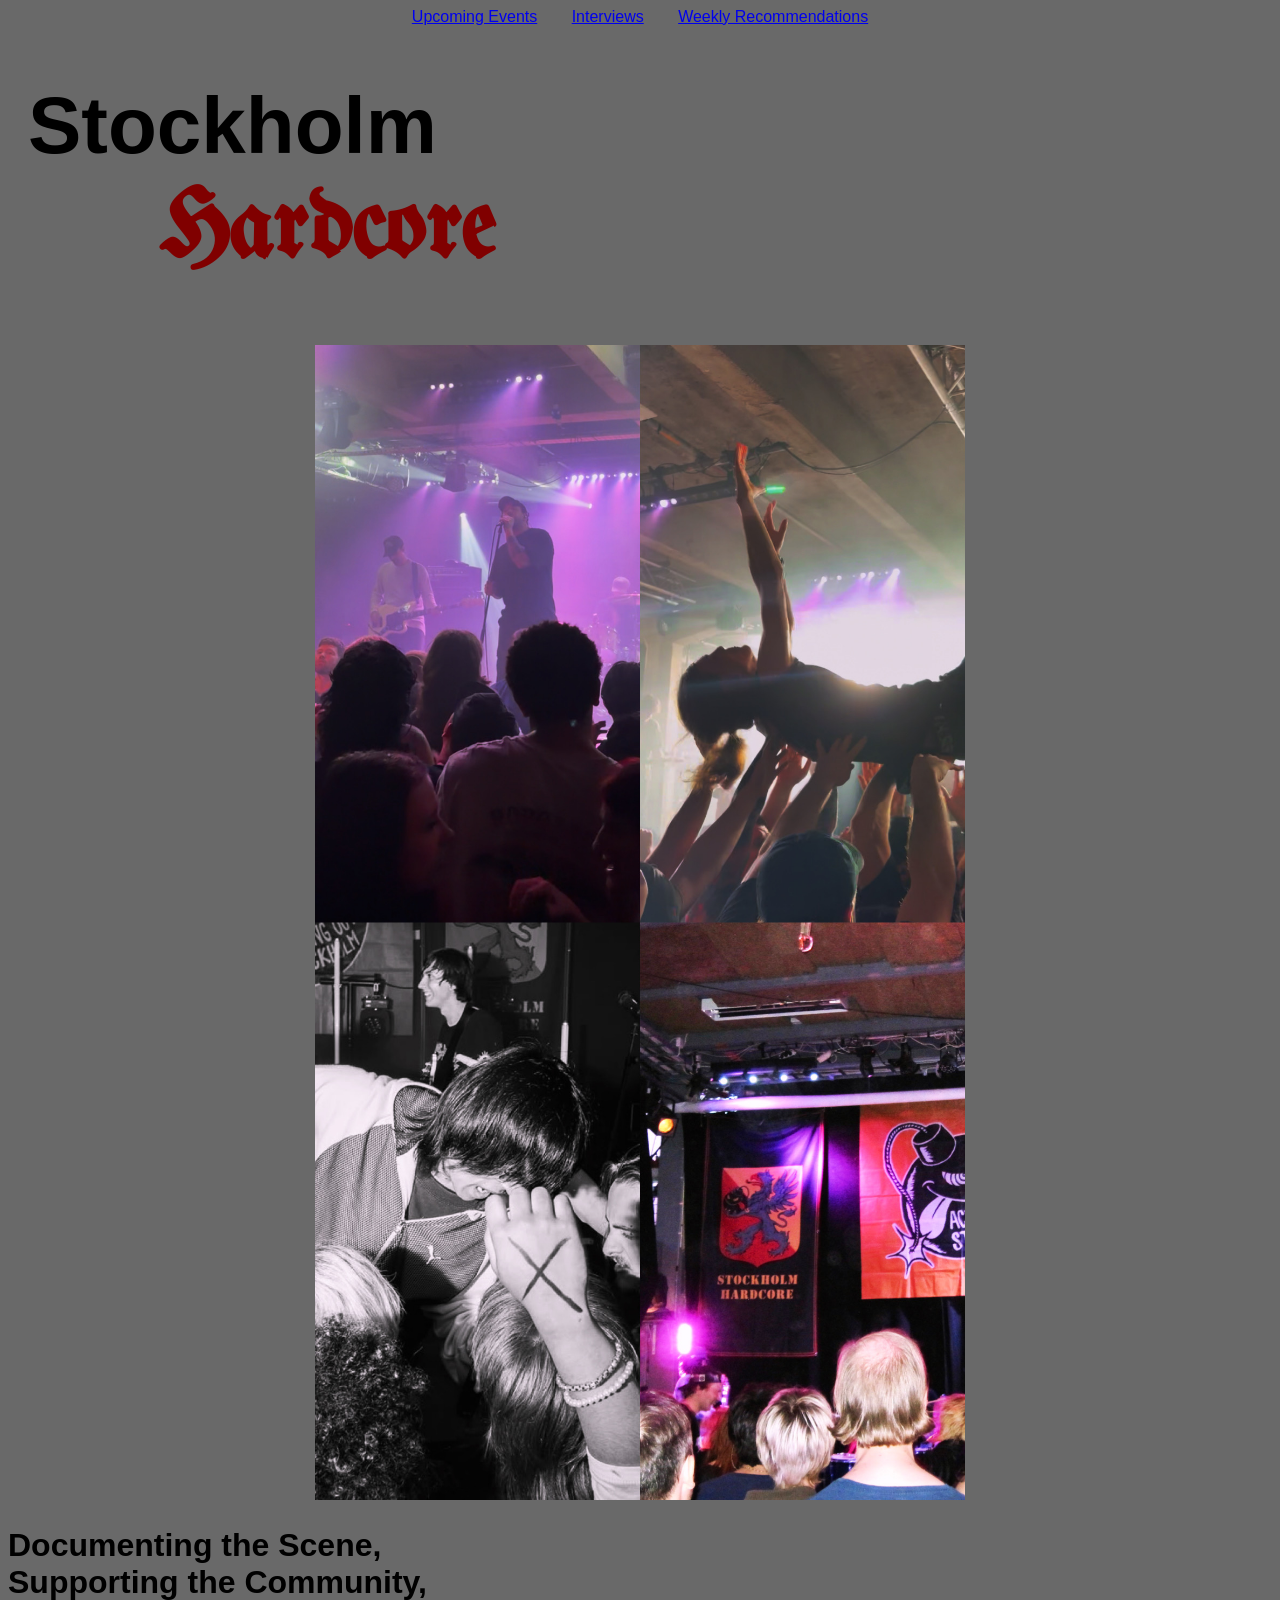
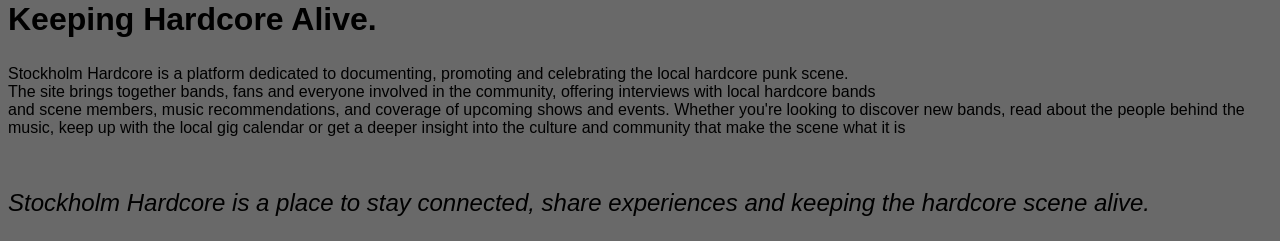
<file: index.html>
<!DOCTYPE html>
<html lang="en">
<head>
    <meta charset="UTF-8">
    <meta name="viewport" content="width=device-width, initial-scale=1.0">
    <title>Mosh hard!</title>
    
    <!--links to fonts, stylehseet, homepageimage-->
<link rel="preconnect" href="https://fonts.googleapis.com">
<link rel="preconnect" href="https://fonts.gstatic.com" crossorigin>
<link href="https://fonts.googleapis.com/css2?family=UnifrakturMaguntia&display=swap" rel="stylesheet">
<link rel="icon" href="pics/hardcore_stockholm_favicon.png"> 

    <link rel="stylesheet" href="CSS/style.css">

</head>
<!--navigation-->
<body>
    <nav>
        <a href="Upcoming Events.html">Upcoming Events</a>
        <a href="Interviews.html">Interviews</a>
        <a href="Weekly Recommendations.html">Weekly Recommendations</a>
    </nav>


<h1 id="Stockholm">Stockholm</h1> <h1 id="Hardcore">Hardcore</h1>

<img class="Homepage" src="pics/homepage.JPG" width=" 650">

 <h2>
    Documenting the Scene, <br>
    Supporting the Community, <br>
    Keeping Hardcore Alive. 
</h2>
</body>

<!--id tag to css-->
<p id="intro">Stockholm Hardcore is a platform dedicated to documenting, promoting and celebrating the local hardcore punk scene.<br>
The site brings together bands, fans and everyone involved in the community, offering interviews with local hardcore bands <br>
and scene members, music recommendations, and coverage of upcoming shows and events.
Whether you're looking to discover new bands,
read about the people behind the music, 
keep up with the local gig calendar or get a deeper insight
into the culture and community that make the scene what it is</p> 
</p> 

<h3><br><em>Stockholm Hardcore is a place to stay connected,
share experiences and keeping the hardcore scene alive.</em> </br></h3>

</html>
</file>
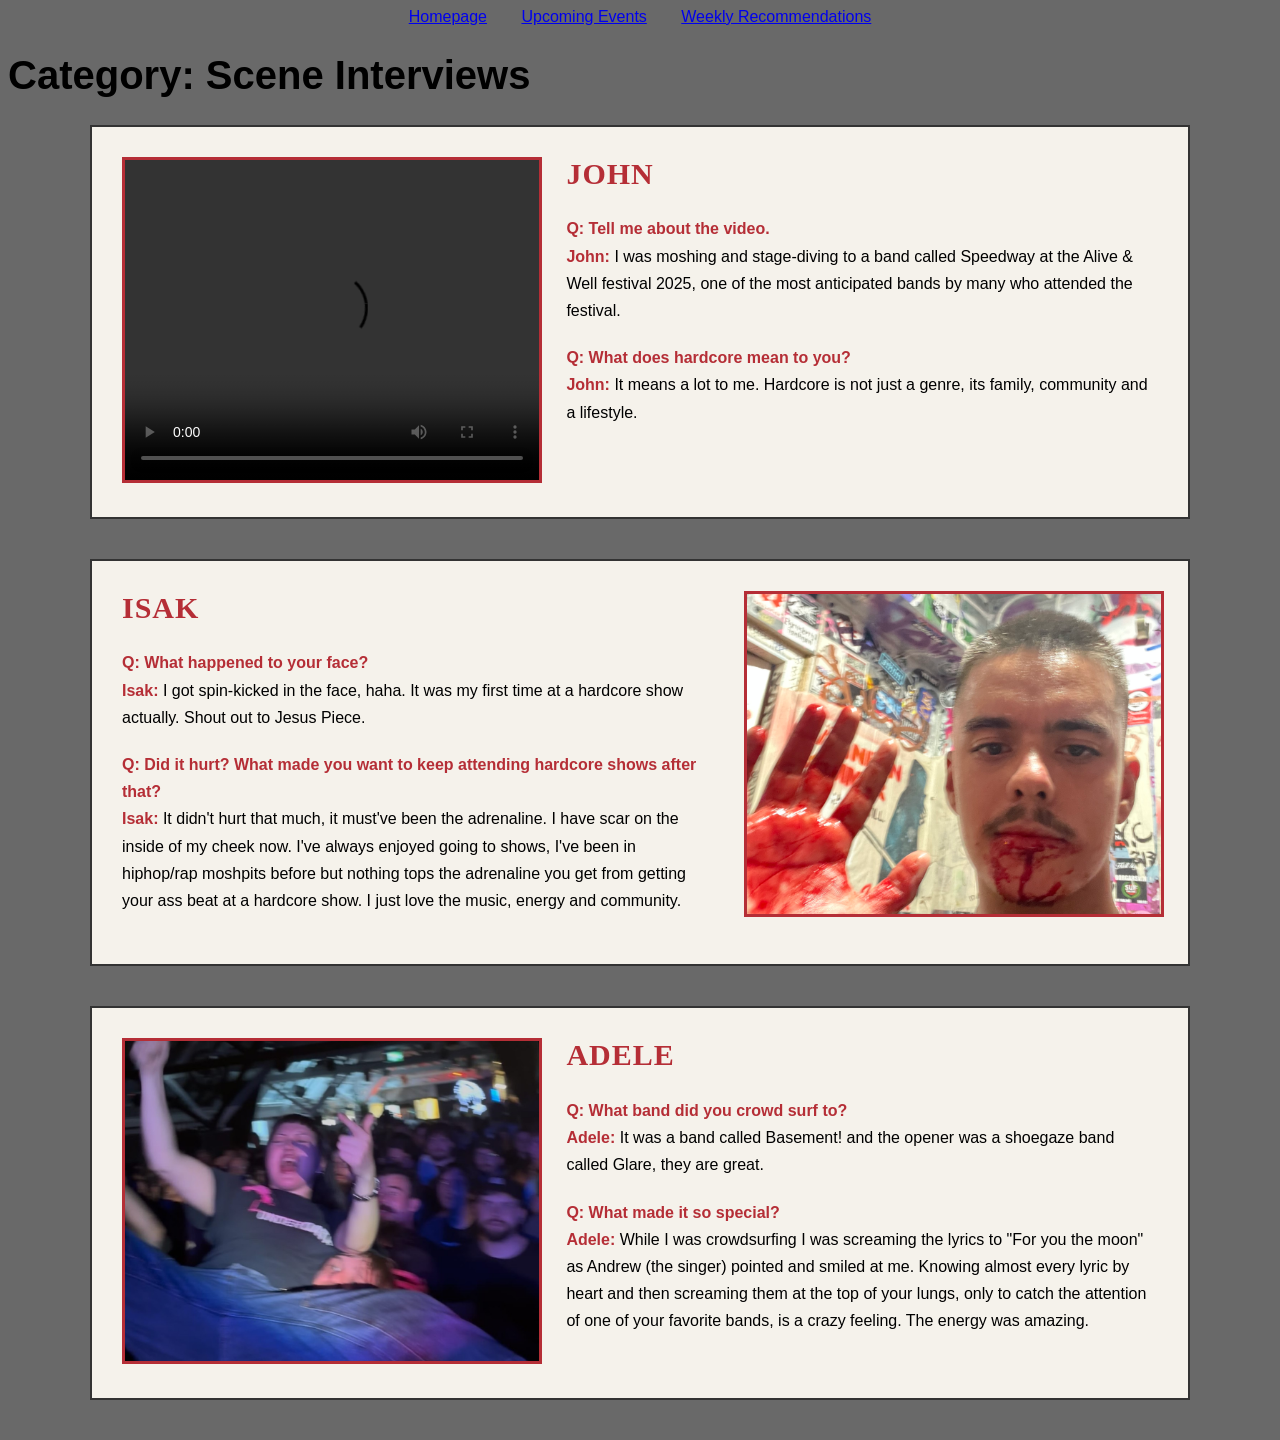
<file: Interviews.html>
<!DOCTYPE html>
<html lang="en">
<head>
    <meta charset="UTF-8">
    <meta name="viewport" content="width=device-width, initial-scale=1.0">
    <title>Interviews</title>
</head>
    <link rel="icon" href="pics/hardcore_stockholm_favicon.png"> 
    <link rel="stylesheet" href="CSS/style.css">
<body>
    <nav>
        <a href="index.html">Homepage</a>
        <a href="Upcoming Events.html"> Upcoming Events</a>
        <a href="Weekly Recommendations.html">Weekly Recommendations</a>
        
    </nav>   
</body>
<!--id tag for category: scene interview-->
<h1 id="catint">Category: Scene Interviews</h1></h1>

<div class="interviews"> <!--identifies whole interview section for css-->
    <div class="interview interview1"> <!--identifies first interview-->
        <div class="interviewimage"> <!--styles container-->
            <video controls>                 <!--adds play/pause and volume-->
                <source src="pics/john.mp4" type="video/mp4">
            </video>
        </div>
<!--seperate class for interviewtext, styles text part-->
        <div class="interviewtext">

            <h2>JOHN</h2>
            <p>
                <strong>Q: Tell me about the video.</strong><br>
                <strong>John:</strong> I was moshing and stage-diving to a band called Speedway at the Alive & Well festival 2025, one of the most anticipated bands by many who attended the festival.
            </p>
            <p>
                <strong>Q: What does hardcore mean to you?</strong><br>
                <strong>John:</strong> It means a lot to me. Hardcore is not just a genre, its family, community and a lifestyle.
            </p>

        </div>
    </div>

    <div class="interview interview2"> <!--identifies second interview-->
        <div class="interviewimage"> 
            <img src="pics/isak.jpeg" alt="Isak at a hardcore show">
        </div>
        <div class="interviewtext">

            <h2>ISAK</h2>

            <p>
                <strong>Q: What happened to your face?</strong><br>
                <strong>Isak:</strong> I got spin-kicked in the face, haha.
                It was my first time at a hardcore show actually.
                Shout out to Jesus Piece.
            </p>
            <p>
                <strong>Q: Did it hurt? What made you want to keep attending hardcore shows after that?</strong><br>
                <strong>Isak:</strong> It didn't hurt that much, it must've been the adrenaline. I have scar on the inside of my cheek now.
                I've always enjoyed going to shows, I've been in hiphop/rap moshpits before but nothing tops the adrenaline you get from getting your ass beat at a hardcore show. I just love the music, energy and community.
            </p>
        </div>
    </div>


    <div class="interview interview3"> <!--identiies third interview-->

        <div class="interviewimage">
            <img src="pics/jag.JPG" alt="Adele at a show">
        </div>

        <div class="interviewtext">

            <h2>ADELE</h2>

            <p>
                <strong>Q: What band did you crowd surf to?</strong><br>
                <strong>Adele:</strong> It was a band called Basement! and the opener was a shoegaze band called Glare, they are great.
            </p>

            <p>
                <strong>Q: What made it so special?</strong><br>
                <strong>Adele:</strong> While I was crowdsurfing I was screaming the lyrics to "For you the moon" as Andrew (the singer) pointed and smiled at me. Knowing almost every lyric by heart and then screaming them at the top of your lungs, only to catch the attention of one of your favorite bands, is a crazy feeling. The energy was amazing.
            </p>

        </div>
    </div>

</div>


</html>
</file>
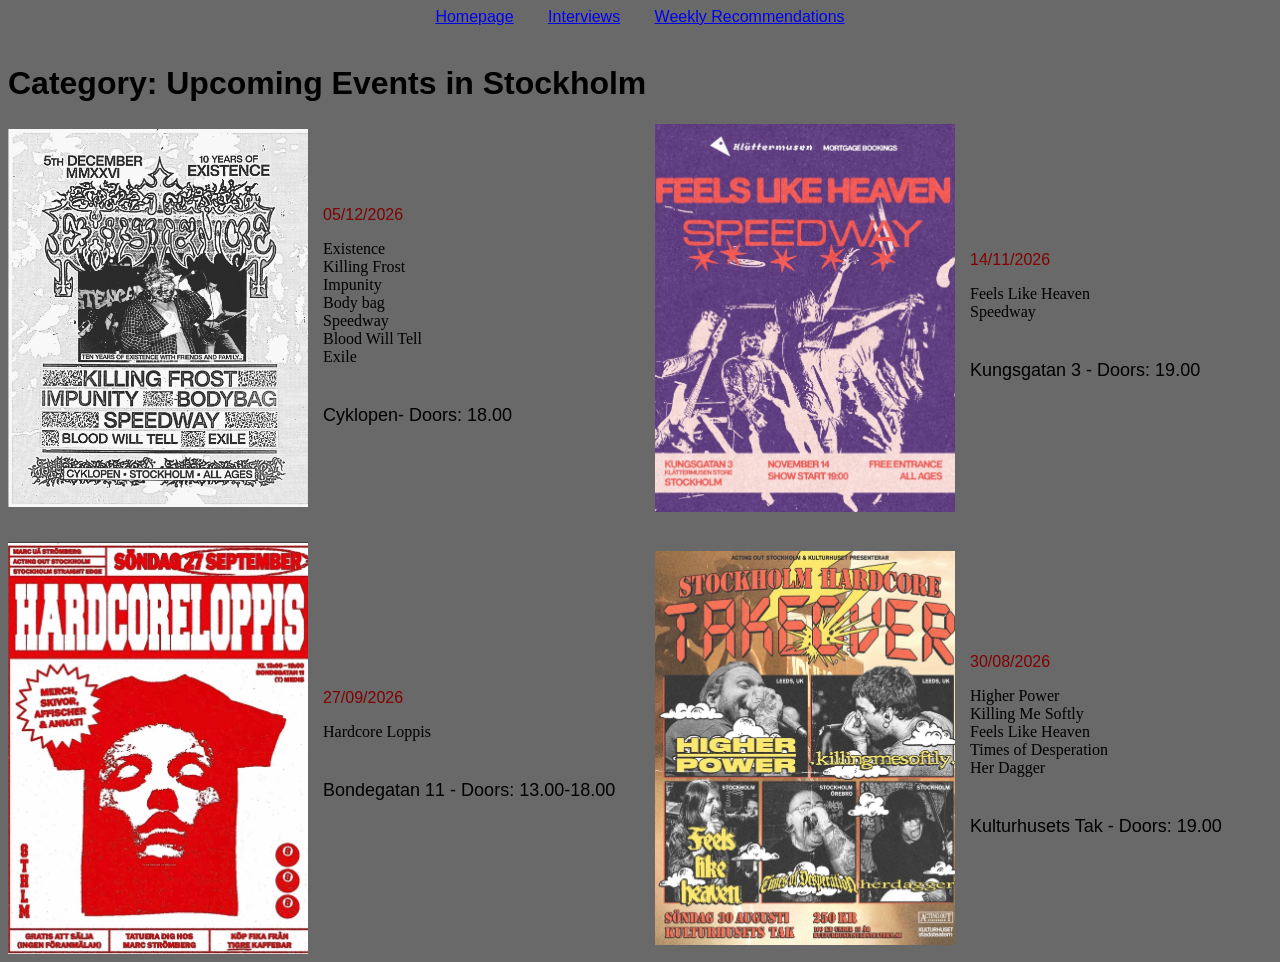
<file: Upcoming Events.html>
<!DOCTYPE html>
<html lang="en">
<head>
    <meta charset="UTF-8">
    <meta name="viewport" content="width=device-width, initial-scale=1.0">
    <title>Upcoming Events</title>
</head>
    <link rel="icon" href="pics/hardcore_stockholm_favicon.png"> 
    <link rel="stylesheet" href="CSS/style.css">
<body>
     <nav> 
        <a href="index.html">Homepage</a>
        <a href="Interviews.html">Interviews</a>
        <a href="Weekly Recommendations.html">Weekly Recommendations</a>
    </nav>
    
</body>

<br>
<h1> Category: Upcoming Events in Stockholm</h1>



<div class="shows">

    <!-- created class attributes for each show, image, dates, location to make changes in css easier
     with breaks between each band-->
<div class="show">
    <img class="existence" src="pics/existence.jpeg">
    <div>
    <p class="date">05/12/2026<br></p>
    Existence <br> 
    Killing Frost <br> 
    Impunity <br>
    Body bag <br>
    Speedway <br>
    Blood Will Tell <br>
    Exile <br>

    <br> <p class="location"> Cyklopen- Doors: 18.00 </p>  <!--class attribute makes changes of ''location''' in css easier-->
    </div>
</div>

 
<div class="show">
    <img class="speedway" src="pics/speedway.jpeg">
    <div>
    <p class="date">14/11/2026<br></p>
    Feels Like Heaven <br>
    Speedway <br>
    <br> <p class="location"> Kungsgatan 3 - Doors: 19.00</p> 
    </div>
</div>


<div class="show">
    <img class="loppis" src="pics/loppis.jpeg">
    <div>
    <p class="date">27/09/2026<br></p> 
    Hardcore Loppis<br>
    <br><p class="location"> Bondegatan 11 - Doors: 13.00-18.00 </p>
    </div>
</div>


<div class="show">
    <img class="takeover" src="pics/takeover.jpeg">
    <div>
    <p class="date">30/08/2026 <br></p>
    Higher Power <br>
    Killing Me Softly <br>
    Feels Like Heaven <br>
    Times of Desperation <br>
    Her Dagger <br>
    <br> <p class="location"> Kulturhusets Tak - Doors: 19.00</p>
    </div>
</div>
</html>
</file>
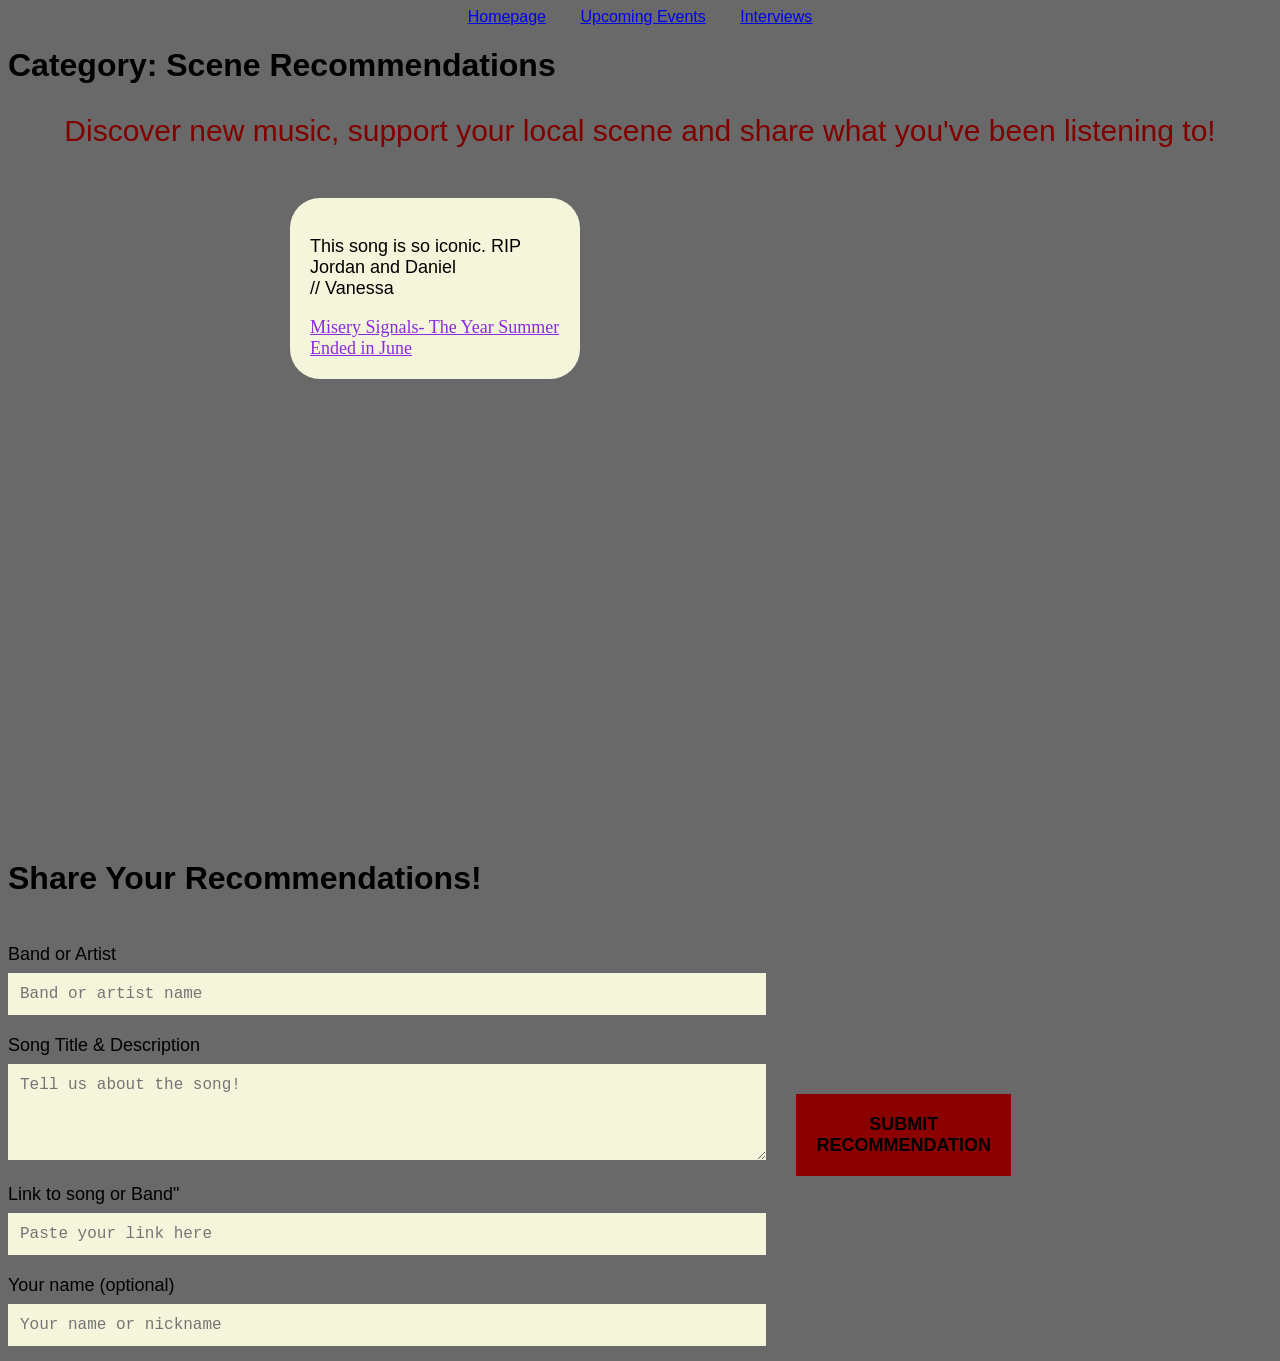
<file: Weekly Recommendations.html>
<!DOCTYPE html>
<html lang="en">
<head>
    <meta charset="UTF-8">
    <meta name="viewport" content="width=device-width, initial-scale=1.0">
    <title>Scene Recommendations</title>
    <link rel="icon" href="pics/hardcore_stockholm_favicon.png"> 
    <link rel="stylesheet" href="CSS/style.css">
     <script src="JS/script.js" defer></script>
</head>
<body>
  <nav>
<a href="index.html">Homepage</a>
        <a href="Upcoming Events.html"> Upcoming Events</a>
        <a href="Interviews.html">Interviews</a> 
    </nav>     

</body>

<h1> Category: Scene Recommendations</h1>

<p id="intro2"> Discover new music, support your local scene and share what you've been listening to! </p>
    

<div class="recommendations"> <!--identifies recommendations section for css-->
    <div class="bubble bubble1"> <!--identifies first bubble for css-->
        <p>
            This song is so iconic. RIP Jordan and Daniel <br> // Vanessa
        </p> <!--youtube link to video/recommendation-->
        <a href="https://youtu.be/5XlccGu58Bc?si=2GHVWkHJWiosg3Es"> Misery Signals- The Year Summer Ended in June</a>
    </div>

<div class="bubble bubble2"> <!--identifies second bubble for css-->
    <p>
        Everyone check out new Blood Will Tell x Eyes Sewn Shut EP NOW!! <br> // Isak
    </p>
    <a href="https://youtu.be/ZidS4t6wEzk?si=fy1h5fpJT4Bxr3jE"> Blood Will Tell / Eyes Sewn Shut <br>
         - Carnage in Collusion 2026</a>
</div>

<div class="bubble bubble3"> <!--identifies third bubble-->
    <p>
        This is proof that the kids will be alright..I love revival metalcore!<br> // Adam
    </p>
    <a href="https://youtu.be/s9_D3XbUbrM?si=Eflu75RO5MofAcUl"> I Promised The World - Bliss in 7 Languages</a>
</div>
</div>

<h2> Share Your Recommendations!</h2>

<form>
    <div class="form-content">   <!--creates a form for submitting song recommendation/groups the form content for css.-->
    <div class="form-fields"> <!--	groups all the input fields together-->
        <label> Band or Artist</label> <!--what user should type-->
        <input type="text"
    placeholder="Band or artist name">  <!--shows a text inside empty field-->
        <label> Song Title & Description</label>
            <textarea rows="4"  
    placeholder="Tell us about the song!"></textarea> <!--creates larger box for song description-->
                <label> Link to song or Band"</label>
            <input type="url" 
     placeholder="Paste your link here">  <!-- ''url'' for website link and text in the box-->

            <label>Your name (optional)</label>  
                <input type="text" placeholder="Your name or nickname">
    </div>

    <button type="button"> 	
        SUBMIT <br> RECOMMENDATION  <!--makes the button clickable-->
    </button>

    </div>
</form>

</html>
</file>
<file: CSS/style.css>
/*INDEX/HOMEPAGE*/

/*attributes to align naviagtion section to center and change font*/
nav {
    text-align: center;
    font-family: Impact, Haettenschweiler, 'Arial Narrow Bold', sans-serif;
}

nav a {
    margin: 0 15px;
}

body{
            background-color: dimgray;
        }

/* margin attributes px to move ''Stockholm'' closer to ''Hardcore'' (h1) */
#Stockholm{
    font-family: Impact, Haettenschweiler, 'Arial Narrow Bold', sans-serif;
    font-size: 500%;
    margin-bottom: 10px;
    margin-left: 20px
    
}

/*Attributes for Hardcore header*/

#Hardcore{
    margin-left: 150px ; /*moves ''Hardcore'' further from the left*/
    margin-top: 0;
    font-family: "UnifrakturMaguntia", cursive;
    font-size: 600%;
    color: maroon;
}


.Homepage {
    display: block; /* takes up width available width*/
    margin-left: auto; /* automatically adjusts left margin*/
    margin-right: auto; /* automatically adjusts right margin = centers picture */
}


h2{
    font-weight: 300; /* makes text thicker or thinner*/
    font-family: Impact, Haettenschweiler, 'Arial Narrow Bold', sans-serif;
    font-size: 200%
}

#intro{
    font-family: Verdana, Geneva, Tahoma, sans-serif;
    color: black; 
}

h3{
    font-family: Impact, Haettenschweiler, 'Arial Narrow Bold', sans-serif;
    font-size: 150%;
    font-weight: 300;
}

p{font-family: 'Segoe UI', Tahoma, Geneva, Verdana, sans-serif;
font-weight: 400;}




/*weekly recs*/

/*center the intro, increase fontsize and increase margin*/
#intro2 {
    text-align: center;
    font-size: 30px;
    margin-bottom: 50px;
    font-family: Impact, Haettenschweiler, 'Arial Narrow Bold', sans-serif;
    color: maroon;
}
   

h1{
    font-size: xx-large;
    font-family: Impact, Haettenschweiler, 'Arial Narrow Bold', sans-serif;
}

h2{
    font-family: Impact, Haettenschweiler, 'Arial Narrow Bold', sans-serif;
    font-weight: bold;
    font-size: xx-large;
}

      
      /*flex to arrange bubbles, placing bubbles vertically, spacing between bubbles,
      set max width of bubble to 700px, automatically adjusts margins. */

.recommendations{
    display: flex; 
    flex-direction: column;
    gap: 25px;
    max-width: 700px;
    margin: auto;
}

/*make background beige, round corners, add 20px spacinng inside bubble, set bubble width  to 20px*/
.bubble {
    background-color: beige;
    border-radius: 30px;
    padding: 20px;
    width: 250px;
    font-size: 18px;
}
/*moves bubble to the left*/
.bubble1 {
    margin-right: auto;
    
}

/*moves bubble to right*/
.bubble2{
    margin-left: auto;
}

/*moves bubble to left*/
.bubble3 {
    margin-right: auto;
}

/*change link color to blueviolet and make font thinner*/
.bubble a {
    color: blueviolet;
    font-weight: lighter  
}


.form-content {
    font-family: Impact, Haettenschweiler, 'Arial Narrow Bold', sans-serif;
    display: flex; /*puts elements next to each other*/
    flex-wrap: wrap; /*makes elements move to new line if not enough space*/
    align-items: center; /*aligns elements vertically in the center*/
    gap: 30px; /*adds 30px of spacing*/
}

.form-fields { /*takes up 60% of the available width*/
    width: 60%; 
}

label {
    display: block; /*starts new line*/
    font-size: 18px;
    margin-top: 20px; /*adds space above*/
    margin-bottom: 8px; /*adds space below*/
}

input, textarea {  /*adds space inside, and a border of the box width, make the box beige, change font*/
    font-family: monospace;
    font-size: 16px;
    width: 100%;
    padding: 12px;
    border: 2px;
    background-color: beige;
    box-sizing: border-box;
}

/*make button red, add space inside button, change button font size and bold, 
changes pointer to hand when hovering */
button {
    background-color: darkred;
    border: 2px;
    padding: 20px;
    font-size: 18px;
    font-weight: bold;
    cursor: pointer;
}
/*change color of button when mouse points*/
button:hover {
    background-color: beige;
    color: cadetblue;
}


/*upcoming events*/

/*change size of band poster events*/

.existence, .speedway, .loppis, .takeover {
    width: 300px;

}

/*arrange band titles in rows and colums, change font*/
.shows {
    .shows {font-size: larger;}
    display: grid; 
    grid-template-columns: repeat(2, 1fr);
    gap: 30px;
}

.show {
    display:flex;
    line-height: 2,5;
    align-items: center;
    gap: 15px;
}

/*change date font, color*/
.date {
    font-family: Impact, Haettenschweiler, 'Arial Narrow Bold', sans-serif;
    color: maroon;
}

.location {
    font-size: large;
    line-height: 1.5;
    font-family:Impact, Haettenschweiler, 'Arial Narrow Bold', sans-serif    
}


/*Interviews*/

/*change font, size of category: interview*/
#catint {
    font-family: Impact, Haettenschweiler, 'Arial Narrow Bold', sans-serif;
    font-size: 250%;
}

/*set max width of interview section to 1100px and centers it horizontally*/
.interviews {
    max-width: 1100px;
    margin: auto;
}

/*place image & text next to eachother, makes elements move to new line if not enough space, 
align text at the top, create space inside box, add border and color to boxes*/
.interview {
    display: flex;
    flex-wrap: wrap;
    align-items: flex-start;
    gap: 30px;
    padding: 30px;
    margin-bottom: 40px;
    border: 2px solid #333;
    background-color: #f5f2eb;
}

/*reverse order of elements, image and text switch sides*/
.interview2 {
    flex-direction: row-reverse;
}

.interviewimage {
    flex: 0 0 40%;
}

/*fills image and video in the width of the border, sets image and vid so it doesnt stretch,
 set height to 320px with a 30px red border*/
.interviewimage img,
.interviewimage video {
    width: 100%;
    height: 320px;
    object-fit: cover;
    border: 3px solid #b52e36;
}

/*makes text box take up available space, makestext container shrink if screen is small*/
.interviewtext {
    flex: 1;
    min-width: 0;
}

/*change font, size, color and letter spacing, remove spacing above*/
.interviewtext h2 {
    font-family: 'Times New Roman', Times, serif;
    font-size: 30px;
    color: #b52e36;
    margin-top: 0;
    letter-spacing: 1px;
}
/*change appereance of interview text*/
.interviewtext p {
    font-size: 16px;
    line-height: 1.7;
    margin-bottom: 20px;
}
/*change color of phrases with strong attribute*/
.interviewtext strong {
    color: #b52e36;
}

/* adjust interview layout for mobile screens */
@media (max-width: 600px) {

    .interview {
        flex-direction: column;
        padding: 15px;
        gap: 20px;
    }

    .interviewimage {
        flex: 0 0 100%;
        width: 100%;
    }

    .interviewimage img,
    .interviewimage video {
        width: 100%;
        height: auto;
    }

}
</file>
